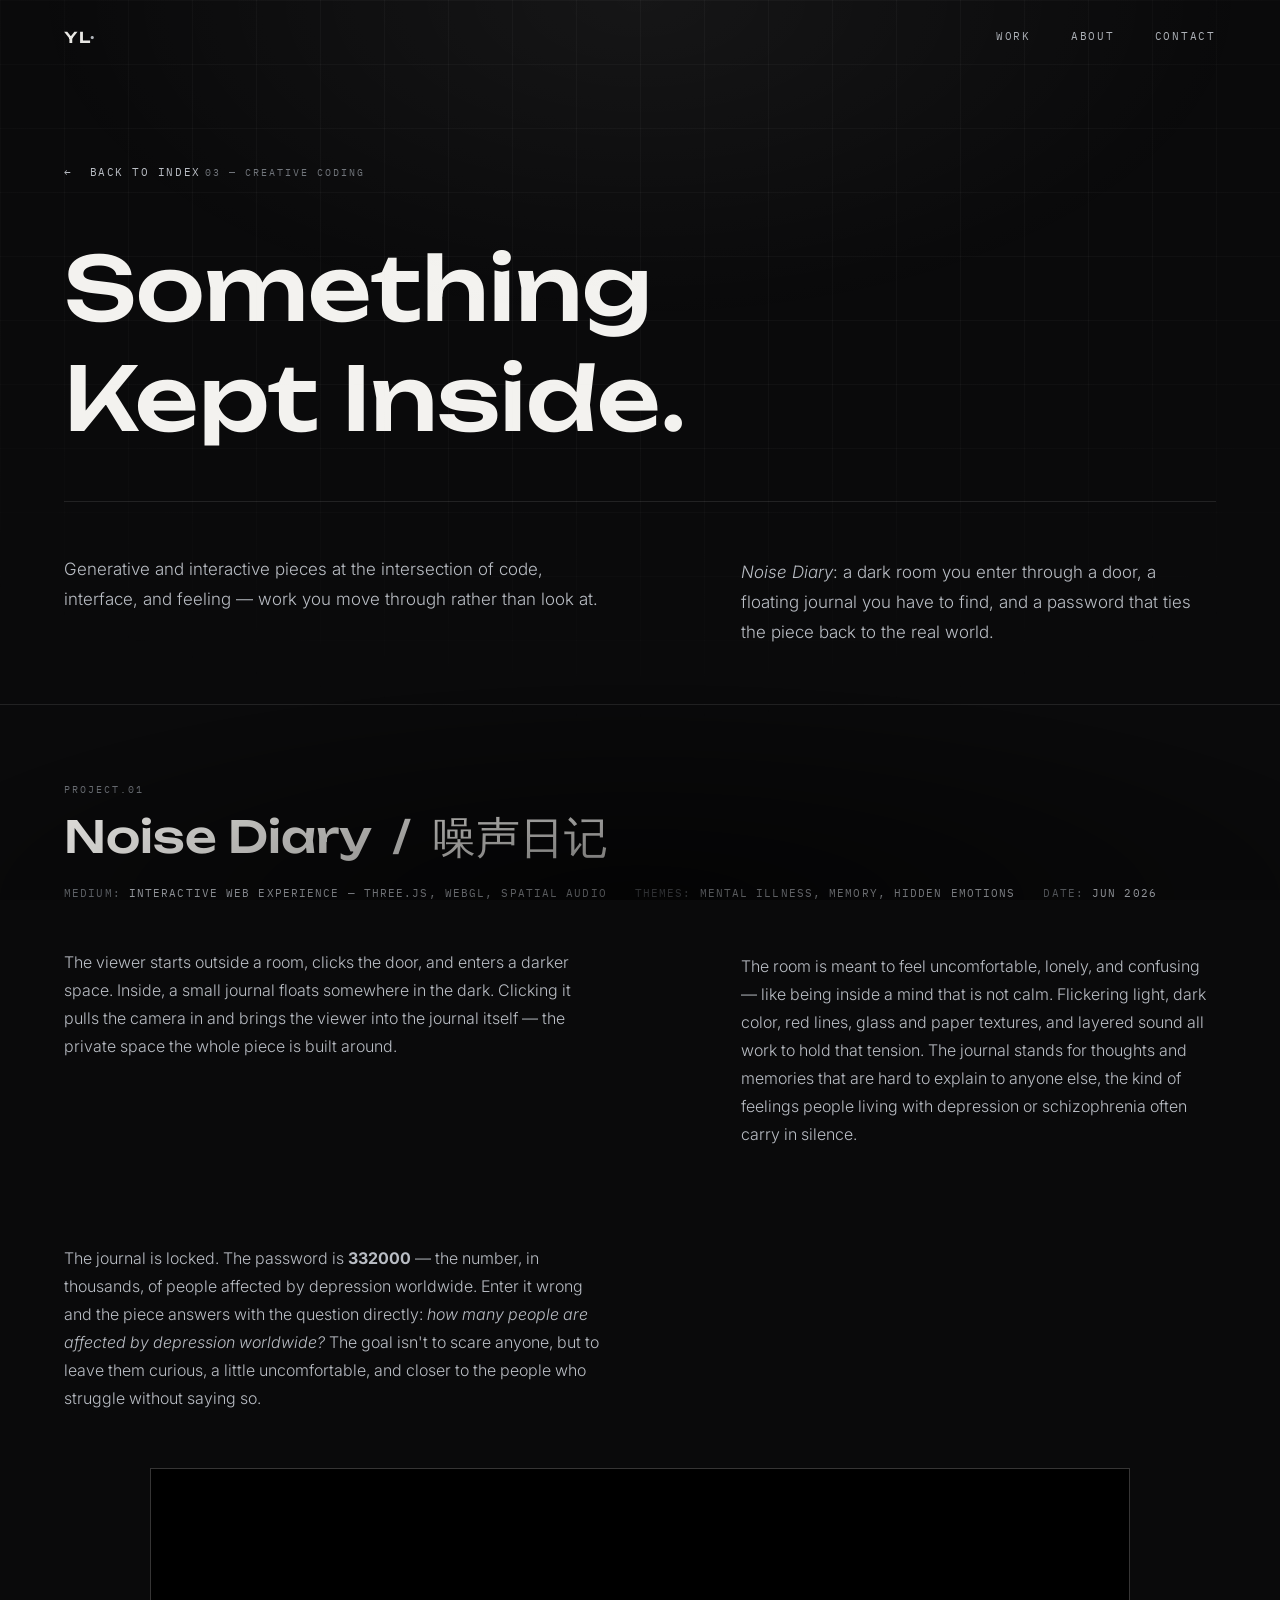
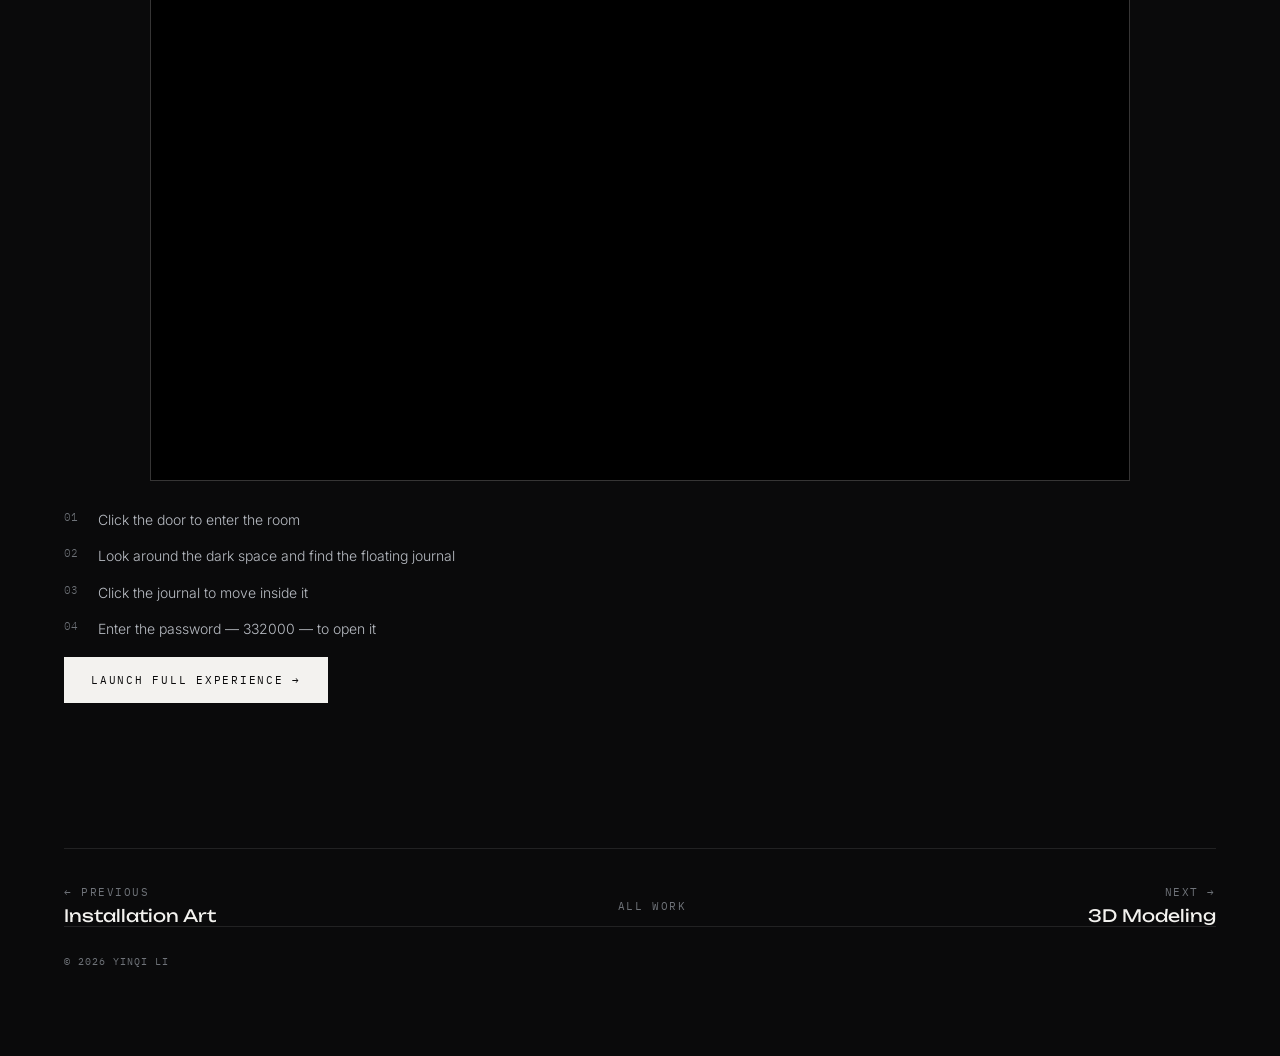
<file: work/digital.html>
<!doctype html>
<html lang="en">
<head>
<meta charset="UTF-8" />
<meta name="viewport" content="width=device-width, initial-scale=1.0" />
<title>Creative Coding — Yinqi Li</title>
<meta name="description" content="Creative coding by Yinqi Li — Noise Diary, an interactive room about mental illness, memory, and hidden emotions." />

<link rel="preconnect" href="https://fonts.googleapis.com">
<link rel="preconnect" href="https://fonts.gstatic.com" crossorigin>
<link href="https://fonts.googleapis.com/css2?family=Unbounded:wght@300;400;500;600;700;900&family=Inter:wght@300;400;500;600&family=IBM+Plex+Mono:wght@400;500&display=swap" rel="stylesheet">

<link rel="stylesheet" href="../css/style.css" />
<style>
  .embed-frame{
    display:block; width:100%; max-width: 980px; margin: 0 auto;
    aspect-ratio: 16 / 10; border: 1px solid var(--line-strong); background: #000;
  }
  @media (max-width: 640px){ .embed-frame{ aspect-ratio: 4 / 5; } }
</style>
</head>
<body>

<div class="bg-grid" aria-hidden="true"></div>
<div class="bg-vignette" aria-hidden="true"></div>

<header class="nav">
  <a href="../index.html" class="nav-mark">YL<span class="nav-mark-dot">·</span></a>
  <nav class="nav-links">
    <a href="../index.html#work">Work</a>
    <a href="../index.html#about">About</a>
    <a href="../index.html#contact">Contact</a>
  </nav>
  <button class="nav-toggle" id="navToggle" aria-label="Open menu" aria-expanded="false">
    <span></span><span></span>
  </button>
</header>

<div class="nav-mobile" id="navMobile">
  <a href="../index.html#work">Work</a>
  <a href="../index.html#about">About</a>
  <a href="../index.html#contact">Contact</a>
</div>

<!-- top -->
<section class="collection-top">
  <a href="../index.html" class="back-link">&larr;&nbsp;&nbsp;Back to Index</a>
  <span class="mono-tag">03 — CREATIVE CODING</span>
  <h1 class="collection-title">Something<br />Kept Inside.</h1>

  <div class="collection-desc">
    <p>
      Generative and interactive pieces at the intersection of code,
      interface, and feeling — work you move through rather than look at.
    </p>
    <p>
      <em>Noise Diary</em>: a dark room you enter through a door, a
      floating journal you have to find, and a password that ties the
      piece back to the real world.
    </p>
  </div>
</section>

<!-- projects -->
<section class="film-section">

  <!-- Noise Diary -->
  <div class="project-block">
    <div class="project-head">
      <span class="mono-tag">PROJECT.01</span>
      <h2 class="project-title">Noise Diary&nbsp;&nbsp;/&nbsp;&nbsp;噪声日记</h2>
      <div class="project-meta">
        <span>Medium: <em>Interactive web experience — Three.js, WebGL, spatial audio</em></span>
        <span>Themes: <em>Mental illness, memory, hidden emotions</em></span>
        <span>Date: <em>Jun 2026</em></span>
      </div>
    </div>

    <div class="project-statement">
      <p>
        The viewer starts outside a room, clicks the door, and enters a
        darker space. Inside, a small journal floats somewhere in the
        dark. Clicking it pulls the camera in and brings the viewer into
        the journal itself — the private space the whole piece is built
        around.
      </p>
      <p>
        The room is meant to feel uncomfortable, lonely, and confusing —
        like being inside a mind that is not calm. Flickering light, dark
        color, red lines, glass and paper textures, and layered sound all
        work to hold that tension. The journal stands for thoughts and
        memories that are hard to explain to anyone else, the kind of
        feelings people living with depression or schizophrenia often
        carry in silence.
      </p>
      <p>
        The journal is locked. The password is <strong>332000</strong> —
        the number, in thousands, of people affected by depression
        worldwide. Enter it wrong and the piece answers with the question
        directly: <em>how many people are affected by depression
        worldwide?</em> The goal isn't to scare anyone, but to leave them
        curious, a little uncomfortable, and closer to the people who
        struggle without saying so.
      </p>
    </div>

    <iframe
      class="embed-frame"
      src="https://noise-diary-yinqili.netlify.app/"
      title="Noise Diary — interactive experience"
      loading="lazy"
      allow="autoplay; fullscreen"
      referrerpolicy="no-referrer"></iframe>

    <ol class="howto-list">
      <li>Click the door to enter the room</li>
      <li>Look around the dark space and find the floating journal</li>
      <li>Click the journal to move inside it</li>
      <li>Enter the password — 332000 — to open it</li>
    </ol>

    <p style="margin-top:28px;">
      <a href="https://noise-diary-yinqili.netlify.app/" target="_blank" rel="noopener" class="btn btn-primary">Launch Full Experience &rarr;</a>
    </p>
  </div>

</section>

<nav class="work-switch" aria-label="Browse work categories">
  <a href="installation.html" class="work-switch-link work-switch-prev">
    <span class="work-switch-dir">&larr; Previous</span>
    <span class="work-switch-name">Installation Art</span>
  </a>
  <a href="../index.html#work" class="work-switch-home">All Work</a>
  <a href="collection.html" class="work-switch-link work-switch-next">
    <span class="work-switch-dir">Next &rarr;</span>
    <span class="work-switch-name">3D Modeling</span>
  </a>
</nav>

<footer class="footer" style="margin:0 5vw 60px 5vw;">
  <span>© 2026 Yinqi Li</span>
</footer>

<script type="module" src="../js/main.js"></script>

</body>
</html>
</file>
<file: css/style.css>
/* ============================================================
   TOKENS
   ============================================================ */
:root{
  --black:        #0a0a0b;
  --black-soft:   #101113;
  --panel:        #131416;
  --white:        #f3f2ef;
  --silver:       #b9bdc4;
  --silver-hi:    #e7e9ec;
  --steel:        #6f7379;
  --line:         rgba(243,242,239,0.10);
  --line-strong:  rgba(243,242,239,0.22);

  --font-display: 'Unbounded', sans-serif;
  --font-body:    'Inter', sans-serif;
  --font-mono:    'IBM Plex Mono', monospace;

  --ease: cubic-bezier(0.16, 1, 0.3, 1);
}

*{ box-sizing: border-box; }
html{ scroll-behavior: smooth; }

body{
  margin:0;
  background: var(--black);
  color: var(--white);
  font-family: var(--font-body);
  font-weight: 400;
  -webkit-font-smoothing: antialiased;
  overflow-x: hidden;
}

::selection{ background: var(--silver); color: var(--black); }

a{ color: inherit; text-decoration: none; }

h1,h2,h3{ margin:0; font-family: var(--font-display); font-weight: 500; }

img, canvas{ display:block; max-width:100%; }

:focus-visible{
  outline: 1px solid var(--silver-hi);
  outline-offset: 4px;
}

/* ============================================================
   BACKGROUND LAYERS
   ============================================================ */
.bg-grid{
  position: fixed; inset:0; z-index:0; pointer-events:none;
  background-image:
    linear-gradient(var(--line) 1px, transparent 1px),
    linear-gradient(90deg, var(--line) 1px, transparent 1px);
  background-size: 64px 64px;
  opacity: 0.35;
  mask-image: radial-gradient(ellipse 90% 70% at 50% 20%, black 40%, transparent 90%);
}
.bg-vignette{
  position: fixed; inset:0; z-index:0; pointer-events:none;
  background: radial-gradient(ellipse 80% 60% at 50% 0%, rgba(255,255,255,0.05), transparent 60%),
              radial-gradient(ellipse 100% 40% at 50% 100%, rgba(0,0,0,0.6), transparent 60%);
}

/* ============================================================
   LOADER
   ============================================================ */
.loader{
  position: fixed; inset:0; z-index: 999;
  background: var(--black);
  display:flex; flex-direction:column; align-items:center; justify-content:center;
  gap: 18px;
  transition: opacity 0.9s var(--ease), visibility 0.9s var(--ease);
}
.loader.is-hidden{ opacity:0; visibility:hidden; pointer-events:none; }
.loader-label{
  font-family: var(--font-mono); font-size: 11px; letter-spacing: 0.28em;
  color: var(--silver); text-transform: uppercase;
}
.loader-bar{ width: 220px; height:1px; background: var(--line-strong); }
.loader-bar-fill{ width:0%; height:100%; background: var(--silver-hi); transition: width 0.3s ease; }

/* ============================================================
   NAV
   ============================================================ */
.nav{
  position: fixed; top:0; left:0; right:0; z-index: 100;
  display:flex; align-items:center; justify-content:space-between;
  padding: 28px 5vw;
  mix-blend-mode: difference;
}
.nav-mark{
  font-family: var(--font-display); font-weight:600; font-size: 15px;
  letter-spacing: 0.05em; color: var(--white);
}
.nav-mark-dot{ color: var(--silver); }
.nav-links{ display:flex; gap: 40px; }
.nav-links a{
  font-family: var(--font-mono); font-size: 11px; letter-spacing: 0.16em;
  text-transform: uppercase; color: var(--silver);
  position: relative; padding-bottom: 3px;
}
.nav-links a::after{
  content:''; position:absolute; left:0; right:100%; bottom:0; height:1px;
  background: var(--white); transition: right 0.35s var(--ease);
}
.nav-links a:hover{ color: var(--white); }
.nav-links a:hover::after{ right:0; }

.nav-toggle{
  display:none; background:none; border:none; cursor:pointer;
  width: 28px; height: 18px; flex-direction:column; justify-content:space-between;
  padding:0;
}
.nav-toggle span{ display:block; height:1px; background: var(--white); width:100%; }

.nav-mobile{
  position: fixed; inset:0; z-index: 90; background: var(--black);
  display:flex; flex-direction:column; align-items:flex-start; justify-content:center;
  gap: 24px; padding: 5vw;
  transform: translateY(-100%); transition: transform 0.5s var(--ease);
}
.nav-mobile.is-open{ transform: translateY(0); }
.nav-mobile a{
  font-family: var(--font-display); font-size: 34px; color: var(--white);
}

/* ============================================================
   HERO
   ============================================================ */
.hero{
  position: relative; min-height: 100svh; min-height: 560px;
  display:flex; flex-direction:column; justify-content:center;
  padding: 120px 0 0 0;
  overflow:hidden;
}

.hero-inner{
  position: relative; z-index: 2;
  display:grid; grid-template-columns: 1.05fr 0.95fr;
  align-items:center; gap: 5vw;
  padding: 0 5vw 96px 5vw;
  flex:1;
}

.hero-content{ max-width: 620px; }

/* --- hero viewer (single piece, full detail) --- */
.hero-viewer{
  display:flex; flex-direction:column; gap: 22px;
  justify-self:end; width:100%; max-width: 460px;
}
.piece-viewer-frame{
  aspect-ratio: 4 / 5; width:100%;
}
.piece-nav-btn{
  position:absolute; top:50%; transform: translateY(-50%);
  width: 40px; height:40px; z-index:3;
  background: rgba(10,10,11,0.55); border: 1px solid var(--line-strong);
  color: var(--white); font-family: var(--font-mono); font-size: 16px;
  cursor:pointer; display:flex; align-items:center; justify-content:center;
  transition: background 0.25s ease, border-color 0.25s ease;
}
.piece-nav-btn:hover{ background: rgba(10,10,11,0.85); border-color: var(--silver-hi); }
.piece-nav-prev{ left:14px; }
.piece-nav-next{ right:14px; }

.viewer-loading{
  position:absolute; inset:0; z-index:4;
  display:flex; align-items:center; justify-content:center;
  background: rgba(10,10,11,0.55); backdrop-filter: blur(3px);
  font-family: var(--font-mono); font-size: 10px; letter-spacing: 0.24em;
  color: var(--silver-hi); text-transform:uppercase;
  opacity:0; visibility:hidden; transition: opacity 0.3s ease, visibility 0.3s ease;
}
.viewer-loading.is-visible{ opacity:1; visibility:visible; }

.piece-info{ text-align:left; }
.piece-info .mono-tag{ display:block; }
.piece-name{
  font-family: var(--font-display); font-size: clamp(22px, 2.6vw, 30px);
  color: var(--white); margin: 10px 0 0 0;
}
.piece-desc{
  font-size: 14px; line-height: 1.6; color: var(--silver); font-weight:300;
  margin: 10px 0 0 0; max-width: 420px;
}
.piece-view-btn{ display:inline-block; margin-top: 20px; }

.eyebrow{
  font-family: var(--font-mono); font-size: 11px; letter-spacing: 0.3em;
  color: var(--silver); text-transform: uppercase; margin: 0 0 22px 0;
}

.hero-title{
  font-size: clamp(64px, 15vw, 200px);
  line-height: 0.86;
  letter-spacing: -0.02em;
  color: var(--white);
  text-shadow: 0 0 60px rgba(0,0,0,0.6);
}
.hero-title-line{ display:block; }
.hero-title-line:nth-child(2){
  background: linear-gradient(100deg, var(--silver-hi) 10%, var(--steel) 50%, var(--silver-hi) 90%);
  -webkit-background-clip: text; background-clip: text; color: transparent;
}

.hero-sub{
  max-width: 480px; margin: 28px 0 0 0;
  font-size: 15px; line-height: 1.7; color: var(--silver);
  font-weight: 300;
}

.hero-actions{ display:flex; gap: 16px; margin-top: 40px; }

.btn{
  font-family: var(--font-mono); font-size: 11px; letter-spacing: 0.16em;
  text-transform: uppercase; padding: 15px 26px;
  border: 1px solid var(--line-strong);
  transition: border-color 0.3s var(--ease), background 0.3s var(--ease), color 0.3s var(--ease);
}
.btn-primary{ background: var(--white); color: var(--black); border-color: var(--white); }
.btn-primary:hover{ background: transparent; color: var(--white); }
.btn-ghost{ color: var(--white); }
.btn-ghost:hover{ border-color: var(--white); }

.hero-footer{
  position: absolute; bottom: 28px; left:0; right:0; z-index:2;
  display:flex; align-items:center; gap: 16px;
  padding: 0 5vw; pointer-events:none;
}
.mono-tag{
  font-family: var(--font-mono); font-size: 10px; letter-spacing: 0.2em;
  color: var(--steel); text-transform: uppercase; white-space:nowrap;
}
.scroll-line{
  flex:1; height:1px; background: var(--line-strong);
  position:relative; overflow:hidden;
}
.scroll-line::after{
  content:''; position:absolute; top:0; left:-30%; width:30%; height:100%;
  background: var(--silver-hi);
  animation: scrollLine 2.6s ease-in-out infinite;
}
@keyframes scrollLine{
  0%{ left:-30%; } 50%{ left:100%; } 100%{ left:100%; }
}
.hero-coords{ text-align:right; }

/* ============================================================
   SECTION LAYOUT
   ============================================================ */
.section{ position: relative; z-index: 2; padding: 140px 5vw; }
.section-head{ margin-bottom: 64px; }
.section-title{ font-size: clamp(36px, 5vw, 56px); margin-top: 14px; }

/* ============================================================
   ABOUT
   ============================================================ */
.about-grid{
  display:grid; grid-template-columns: 1.3fr 1fr; gap: 80px;
  border-top: 1px solid var(--line); padding-top: 48px;
}
.about-copy p{
  font-size: 18px; line-height: 1.75; color: var(--silver);
  font-weight: 300; max-width: 560px;
}
.about-copy p + p{ margin-top: 22px; }
.about-copy em{ color: var(--white); font-style: normal; }

.about-meta{ display:flex; flex-direction:column; }
.meta-row{
  display:flex; justify-content:space-between; gap: 24px;
  padding: 18px 0; border-bottom: 1px solid var(--line);
}
.meta-label{
  font-family: var(--font-mono); font-size: 11px; letter-spacing: 0.14em;
  color: var(--steel); text-transform: uppercase; flex-shrink:0;
}
.meta-value{
  font-size: 14px; color: var(--white); text-align:right; line-height:1.5;
}
.meta-value em{ font-style:normal; color: var(--silver); }

/* ============================================================
   WORK
   ============================================================ */
.work-grid{
  display:grid; grid-template-columns: repeat(2, 1fr); gap:1px;
  background: var(--line); border: 1px solid var(--line);
}
.work-card{
  position: relative; background: var(--black);
  padding: 48px 40px; min-height: 260px;
  display:flex; flex-direction:column; justify-content:space-between;
  transition: background 0.4s var(--ease);
}
.work-card:hover{ background: var(--panel); }
.work-card-top{
  display:flex; justify-content:space-between; align-items:center;
  font-family: var(--font-mono); font-size: 11px; letter-spacing: 0.14em;
  text-transform: uppercase; color: var(--steel);
}
.work-index{ color: var(--silver); }
.work-title{
  font-size: clamp(28px, 3vw, 38px); margin-top: 28px; color: var(--white);
  line-height: 1.15;
}
.work-desc{
  font-size: 14px; color: var(--silver); font-weight:300; line-height:1.6;
  margin-top: 16px; max-width: 380px;
}
.work-card-bracket{
  position:absolute; top:16px; right:16px; width: 20px; height: 20px;
  border-top: 1px solid transparent; border-right: 1px solid transparent;
  transition: border-color 0.3s var(--ease);
}
.work-card:hover .work-card-bracket{
  border-color: var(--silver-hi);
}

/* ============================================================
   PROJECT DETAIL PAGE
   ============================================================ */
.detail-hero{
  position: relative; padding: 140px 5vw 0 5vw;
}
.back-link{
  display:inline-flex; align-items:center; gap:8px;
  font-family: var(--font-mono); font-size: 11px; letter-spacing: 0.14em;
  text-transform: uppercase; color: var(--silver);
  margin-bottom: 40px;
}
.back-link:hover{ color: var(--white); }
.detail-title{
  font-size: clamp(40px, 7vw, 88px); margin: 14px 0 0 0; max-width: 900px;
}
.detail-grid{
  display:grid; grid-template-columns: 1.2fr 1fr; gap: 60px;
  padding: 60px 5vw 140px 5vw; align-items:start;
  border-top: 1px solid var(--line); margin-top: 60px;
}
.viewer-frame{
  position: relative; aspect-ratio: 4 / 5; width:100%;
  border: 1px solid var(--line-strong); background: var(--panel);
  overflow:hidden;
}
.viewer-frame canvas{ position:absolute; inset:0; width:100%; height:100%; }
.viewer-hint{
  position:absolute; left:16px; bottom:16px; z-index:2;
  font-family: var(--font-mono); font-size: 10px; letter-spacing: 0.16em;
  color: var(--steel); text-transform:uppercase; pointer-events:none;
}
.viewer-corner{
  position:absolute; width:18px; height:18px; z-index:2; pointer-events:none;
}
.viewer-corner.tl{ top:14px; left:14px; border-top:1px solid var(--line-strong); border-left:1px solid var(--line-strong); }
.viewer-corner.br{ bottom:14px; right:14px; border-bottom:1px solid var(--line-strong); border-right:1px solid var(--line-strong); }

.detail-copy p{
  font-size: 16px; line-height: 1.75; color: var(--silver); font-weight:300;
  max-width: 520px;
}
.detail-copy p + p{ margin-top: 20px; }
.detail-meta{ margin-top: 40px; display:flex; flex-direction:column; }

/* ============================================================
   COLLECTION PAGE (all pieces, one scroll)
   ============================================================ */
.collection-top{ padding: 160px 5vw 0 5vw; }
.collection-title{ font-size: clamp(40px, 7vw, 88px); margin: 14px 0 0 0; max-width: 900px; }
.collection-desc{
  border-top: 1px solid var(--line); margin-top: 48px; padding-top: 36px;
  display:grid; grid-template-columns: 1.3fr 1fr; gap: 60px;
}
.collection-desc p{
  font-size: 17px; line-height: 1.75; color: var(--silver); font-weight:300; max-width: 540px;
}
.collection-desc p + p{ margin-top: 20px; }

/* stacked, overlapping photos — click the top photo to send it to the
   back and reveal the next one. each photo keeps its own natural
   aspect ratio (object-fit: contain, no cropping). */
.photo-stack{
  position: relative;
  width: 100%; max-width: 440px;
  aspect-ratio: 4 / 5;
  margin: 56px auto 0 auto;
}
.stack-item{
  position:absolute; inset:0;
  display:flex; align-items:center; justify-content:center;
  background: var(--panel); border: 1px solid var(--line-strong);
  padding: 14px;
  cursor: pointer;
  transition: transform 0.5s var(--ease), opacity 0.4s var(--ease);
}
.stack-item img{
  max-width:100%; max-height:100%; width:auto; height:auto;
  object-fit: contain; display:block;
  box-shadow: 0 24px 60px rgba(0,0,0,0.5);
}
.stack-hint{
  display:flex; justify-content:center;
  margin-top: 20px;
  font-family: var(--font-mono); font-size: 10px; letter-spacing: 0.18em;
  text-transform: uppercase; color: var(--steel);
}

.process-section{ padding: 140px 5vw; }
.process-section .section-head{ margin-bottom: 48px; }

.pieces-section{ padding-top: 40px; }
.piece-block{
  scroll-margin-top: 100px;
  display:grid; grid-template-columns: 1.2fr 1fr; gap: 60px;
  padding: 80px 5vw; align-items:start;
  border-top: 1px solid var(--line);
}
.piece-block .detail-copy p{ max-width: 480px; }

/* video embeds + project media sections */
.film-section{ padding-top: 40px; }
.film-video{
  display:block; width:100%; max-width: 980px; margin: 0 auto;
  background: #000; border: 1px solid var(--line-strong);
}

/* lightbox */
.lightbox{
  position: fixed; inset:0; z-index: 300;
  background: rgba(6,6,7,0.95);
  display:flex; align-items:center; justify-content:center;
  padding: 8vh 8vw;
  opacity:0; visibility:hidden;
  transition: opacity 0.35s var(--ease), visibility 0.35s var(--ease);
}
.lightbox.is-open{ opacity:1; visibility:visible; }
.lightbox img{
  max-width:100%; max-height:100%; width:auto; height:auto;
  object-fit:contain; display:block;
  box-shadow: 0 30px 90px rgba(0,0,0,0.6);
}
.lightbox-btn{
  position: fixed; z-index: 301;
  width: 40px; height:40px;
  display:flex; align-items:center; justify-content:center;
  background: rgba(10,10,11,0.6); border: 1px solid var(--line-strong);
  color: var(--white); font-family: var(--font-mono); font-size: 16px;
  cursor:pointer; transition: background 0.25s ease, border-color 0.25s ease;
}
.lightbox-btn:hover{ background: rgba(10,10,11,0.9); border-color: var(--silver-hi); }
.lightbox-close{ top: 28px; right: 5vw; }
.lightbox-prev{ left: 14px; top:50%; transform:translateY(-50%); }
.lightbox-next{ right: 14px; top:50%; transform:translateY(-50%); }
.lightbox-count{
  position: fixed; left:0; right:0; bottom: 28px; z-index:301;
  text-align:center; pointer-events:none;
  font-family: var(--font-mono); font-size: 10px; letter-spacing: 0.2em;
  color: var(--steel); text-transform:uppercase;
}

/* ============================================================
   INSTALLATION PAGE
   ============================================================ */
.project-block{ border-top: 1px solid var(--line); padding: 72px 5vw; }
.project-head{ margin-bottom: 32px; }
.project-title{ font-size: clamp(28px, 4vw, 44px); margin-top: 12px; }
.project-meta{
  display:flex; flex-wrap:wrap; gap: 8px 28px; margin-top: 18px;
  font-family: var(--font-mono); font-size: 11px; letter-spacing: 0.1em;
  text-transform: uppercase; color: var(--steel);
}
.project-meta span em{ font-style:normal; color: var(--silver); }

.project-statement{
  display:grid; grid-template-columns: 1.3fr 1fr; gap: 60px;
  margin-bottom: 40px;
}
.project-statement p{
  font-size: 16px; line-height: 1.75; color: var(--silver); font-weight:300; max-width: 540px;
}
.project-statement p + p{ margin-top: 20px; }

.install-photos{
  display:grid; grid-template-columns: repeat(auto-fit, minmax(220px, 1fr)); gap: 2px;
  background: var(--line); border: 1px solid var(--line);
  margin-top: 32px;
}
.install-photos figure{ margin:0; background: var(--panel); }
.install-photos img{ width:100%; height:auto; display:block; }

.state-grid{
  display:grid; grid-template-columns: repeat(5, 1fr); gap: 1px;
  background: var(--line); border: 1px solid var(--line);
  margin-top: 32px;
}
.state-card{ background: var(--panel); padding: 22px 16px; }
.state-swatch{
  width: 26px; height: 26px; border-radius: 50%;
  border: 1px solid var(--line-strong); margin-bottom: 16px;
}
.state-name{ font-family: var(--font-display); font-size: 14px; color: var(--white); margin-bottom: 4px; }
.state-bpm{
  display:block; font-family: var(--font-mono); font-size: 10px; letter-spacing: 0.1em;
  color: var(--steel); margin-bottom: 12px;
}
.state-desc{ font-size: 12.5px; line-height: 1.55; color: var(--silver); font-weight: 300; }

.howto-list{
  list-style:none; margin: 28px 0 0 0; padding:0;
  display:flex; flex-direction:column; gap: 14px; counter-reset: howto;
}
.howto-list li{
  counter-increment: howto;
  position:relative; padding-left: 34px;
  font-size: 14px; line-height:1.6; color: var(--silver); font-weight: 300;
}
.howto-list li::before{
  content: "0" counter(howto);
  position:absolute; left:0; top:0;
  font-family: var(--font-mono); font-size: 11px; color: var(--steel);
}

/* ============================================================
   CONTACT
   ============================================================ */
.contact{ padding-bottom: 0; }
.contact-inner{
  border-top: 1px solid var(--line); padding-top: 48px;
  display:flex; flex-direction:column; align-items:flex-start;
}
.contact-title{
  font-size: clamp(40px, 8vw, 96px); margin: 18px 0 40px 0;
}
.contact-email{
  font-family: var(--font-mono); font-size: clamp(16px, 2.4vw, 22px);
  color: var(--silver-hi); border-bottom: 1px solid var(--line-strong);
  padding-bottom: 6px; transition: color 0.3s ease, border-color 0.3s ease;
}
.contact-email:hover{ color: var(--white); border-color: var(--white); }
.footer{
  margin-top: 100px; padding: 28px 0; border-top: 1px solid var(--line);
  display:flex; justify-content:space-between;
  font-family: var(--font-mono); font-size: 10px; letter-spacing: 0.1em;
  color: var(--steel); text-transform: uppercase;
}

/* ============================================================
   WORK CATEGORY PREV/NEXT SWITCHER
   ============================================================ */
.work-switch{
  display:flex; align-items:flex-start; justify-content:space-between; gap:24px;
  margin: 72px 5vw 0 5vw; padding-top: 36px; border-top: 1px solid var(--line);
  flex-wrap: wrap;
}
.work-switch-link{
  display:flex; flex-direction:column; gap:6px;
  color: var(--silver); transition: color 0.3s ease;
}
.work-switch-link:hover{ color: var(--white); }
.work-switch-dir{
  font-family: var(--font-mono); font-size: 11px; letter-spacing: 0.14em;
  text-transform: uppercase; color: var(--steel); transition: color 0.3s ease;
}
.work-switch-link:hover .work-switch-dir{ color: var(--silver); }
.work-switch-name{ font-family: var(--font-display); font-size: 17px; color: var(--white); }
.work-switch-next{ align-items:flex-end; text-align:right; }
.work-switch-home{
  font-family: var(--font-mono); font-size: 11px; letter-spacing: 0.14em;
  text-transform: uppercase; color: var(--steel); transition: color 0.3s ease;
  align-self:center;
}
.work-switch-home:hover{ color: var(--white); }

/* ============================================================
   SCROLL REVEAL
   ============================================================ */
.reveal, .reveal-up{
  opacity:0; transform: translateY(18px);
  transition: opacity 0.9s var(--ease), transform 0.9s var(--ease);
}
.reveal.is-in, .reveal-up.is-in{ opacity:1; transform: translateY(0); }
.reveal:nth-child(1){ transition-delay: 0.05s; }
.reveal:nth-child(2){ transition-delay: 0.15s; }
.reveal:nth-child(3){ transition-delay: 0.25s; }
.reveal:nth-child(4){ transition-delay: 0.35s; }

/* ============================================================
   RESPONSIVE
   ============================================================ */
@media (max-width: 900px){
  .about-grid{ grid-template-columns: 1fr; gap: 48px; }
  .work-grid{ grid-template-columns: 1fr; }
  .nav-links{ display:none; }
  .nav-toggle{ display:flex; }
  .hero-coords{ display:none; }
  .hero{ padding-top: 110px; }
  .hero-inner{ grid-template-columns: 1fr; gap: 40px; padding-bottom: 72px; }
  .hero-viewer{ justify-self:stretch; max-width: 380px; margin: 0 auto; }

  .collection-desc{ grid-template-columns: 1fr; gap: 24px; }
  .photo-stack{ max-width: 320px; }
  .piece-block{ grid-template-columns: 1fr; gap: 32px; padding: 56px 5vw; }

  .project-statement{ grid-template-columns: 1fr; gap: 24px; }
  .state-grid{ grid-template-columns: repeat(2, 1fr); }

  .work-switch{ flex-direction:column; align-items:flex-start; gap:20px; }
  .work-switch-next{ align-items:flex-start; text-align:left; }
  .work-switch-home{ align-self:flex-start; order:3; }
}

@media (prefers-reduced-motion: reduce){
  *{ animation-duration: 0.01ms !important; animation-iteration-count: 1 !important; transition-duration: 0.01ms !important; }
  html{ scroll-behavior:auto; }
}
</file>
